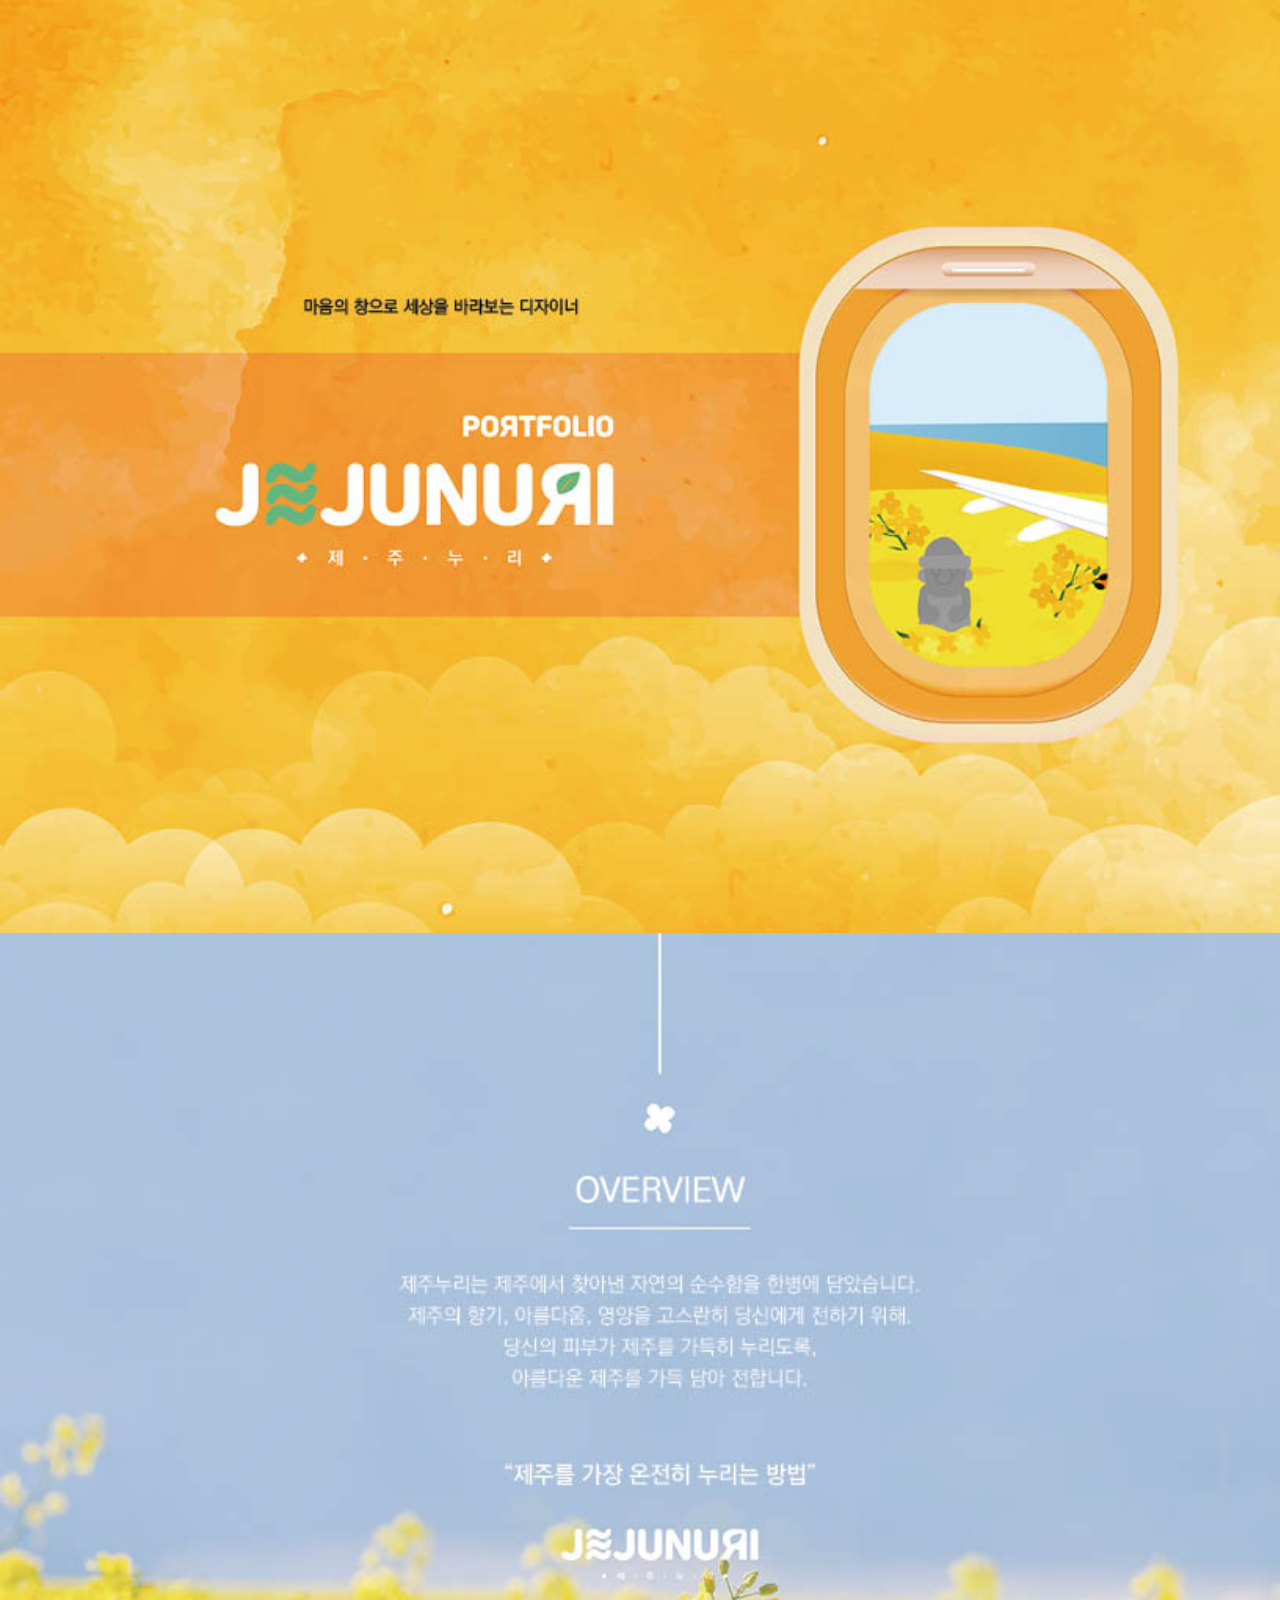
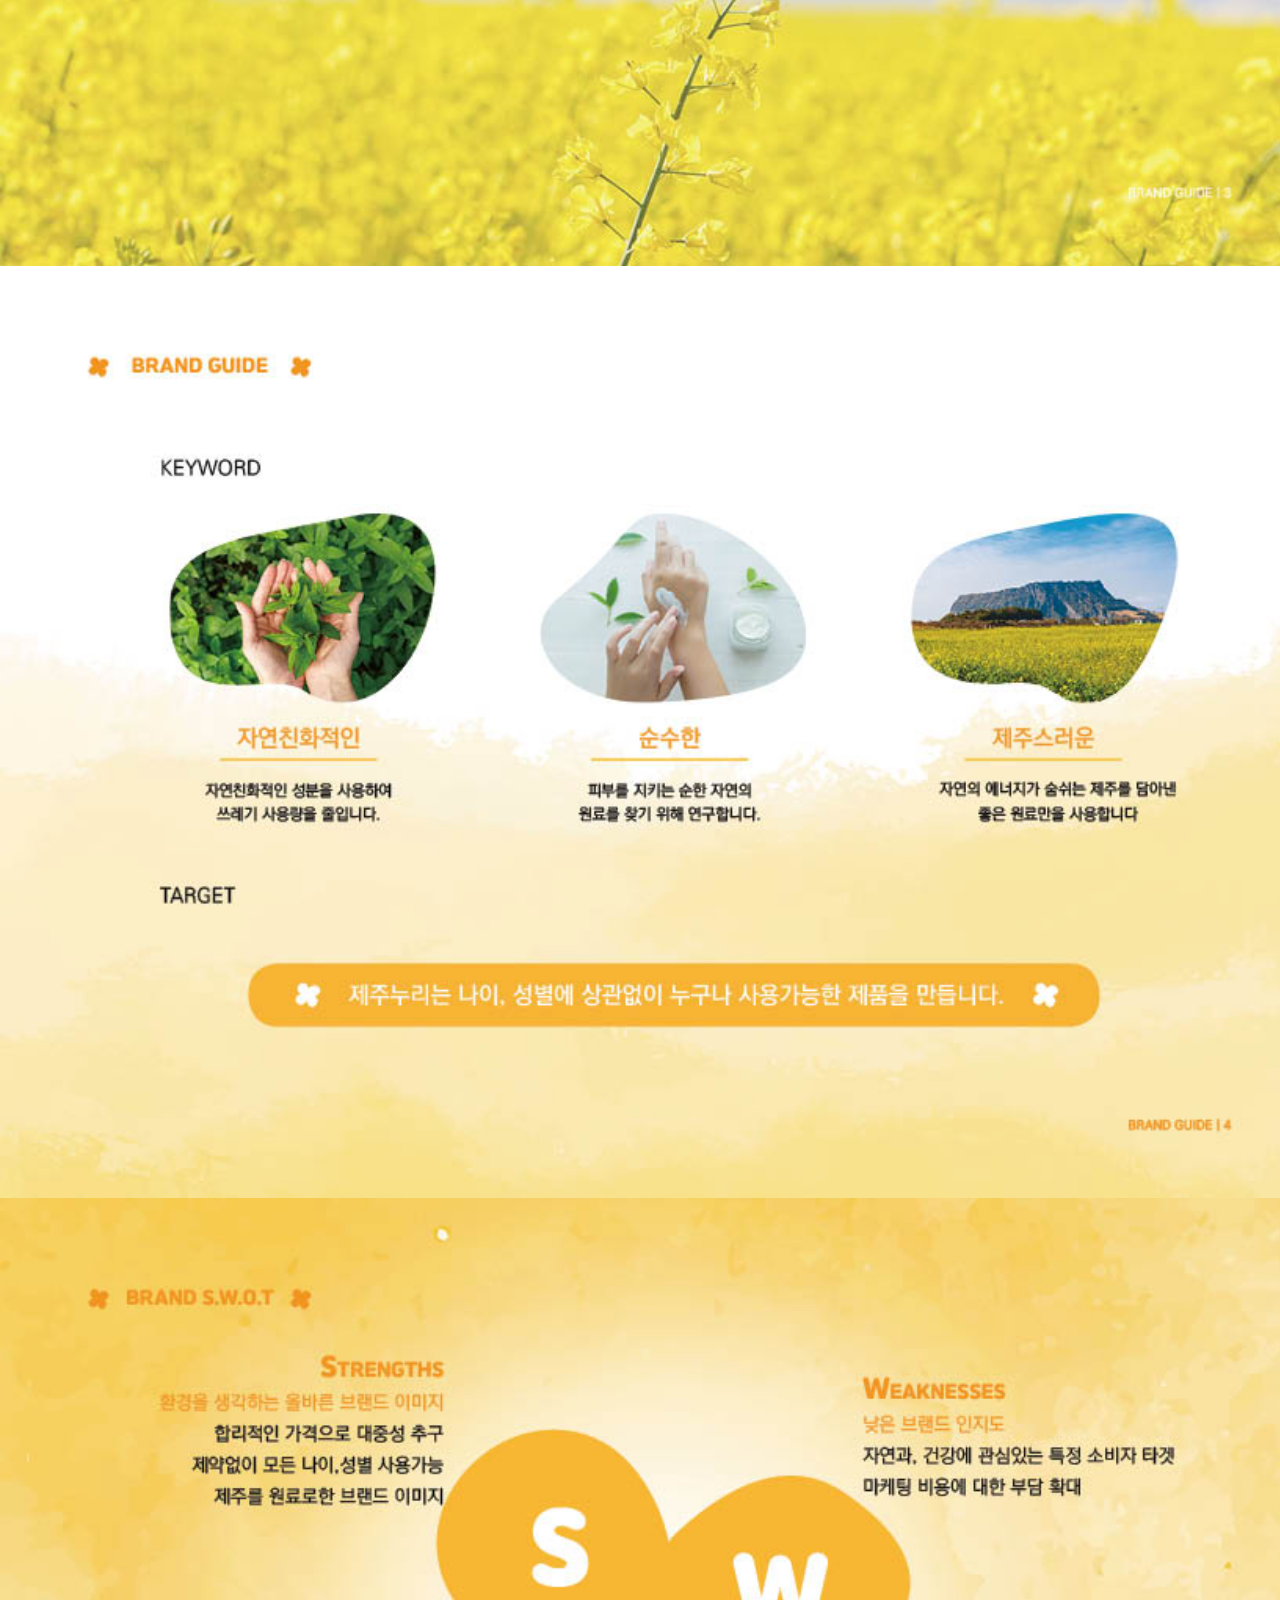
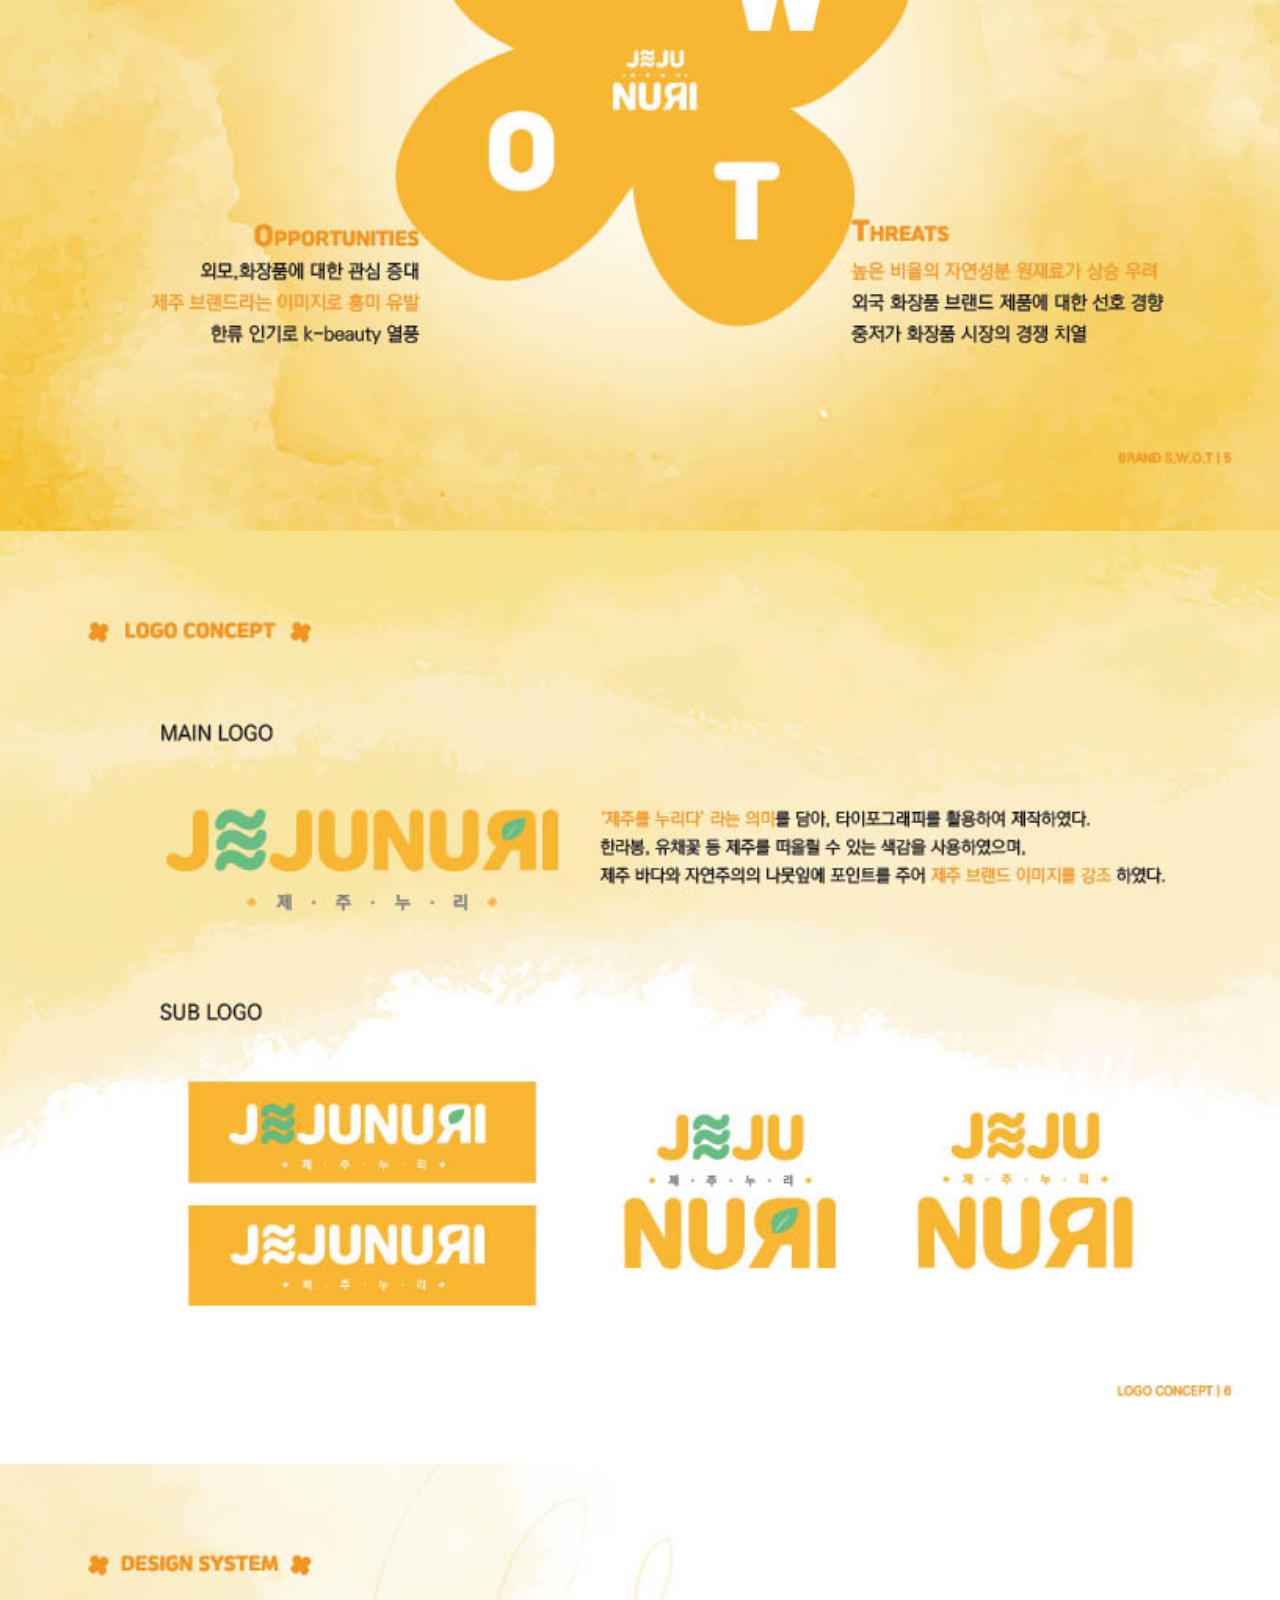
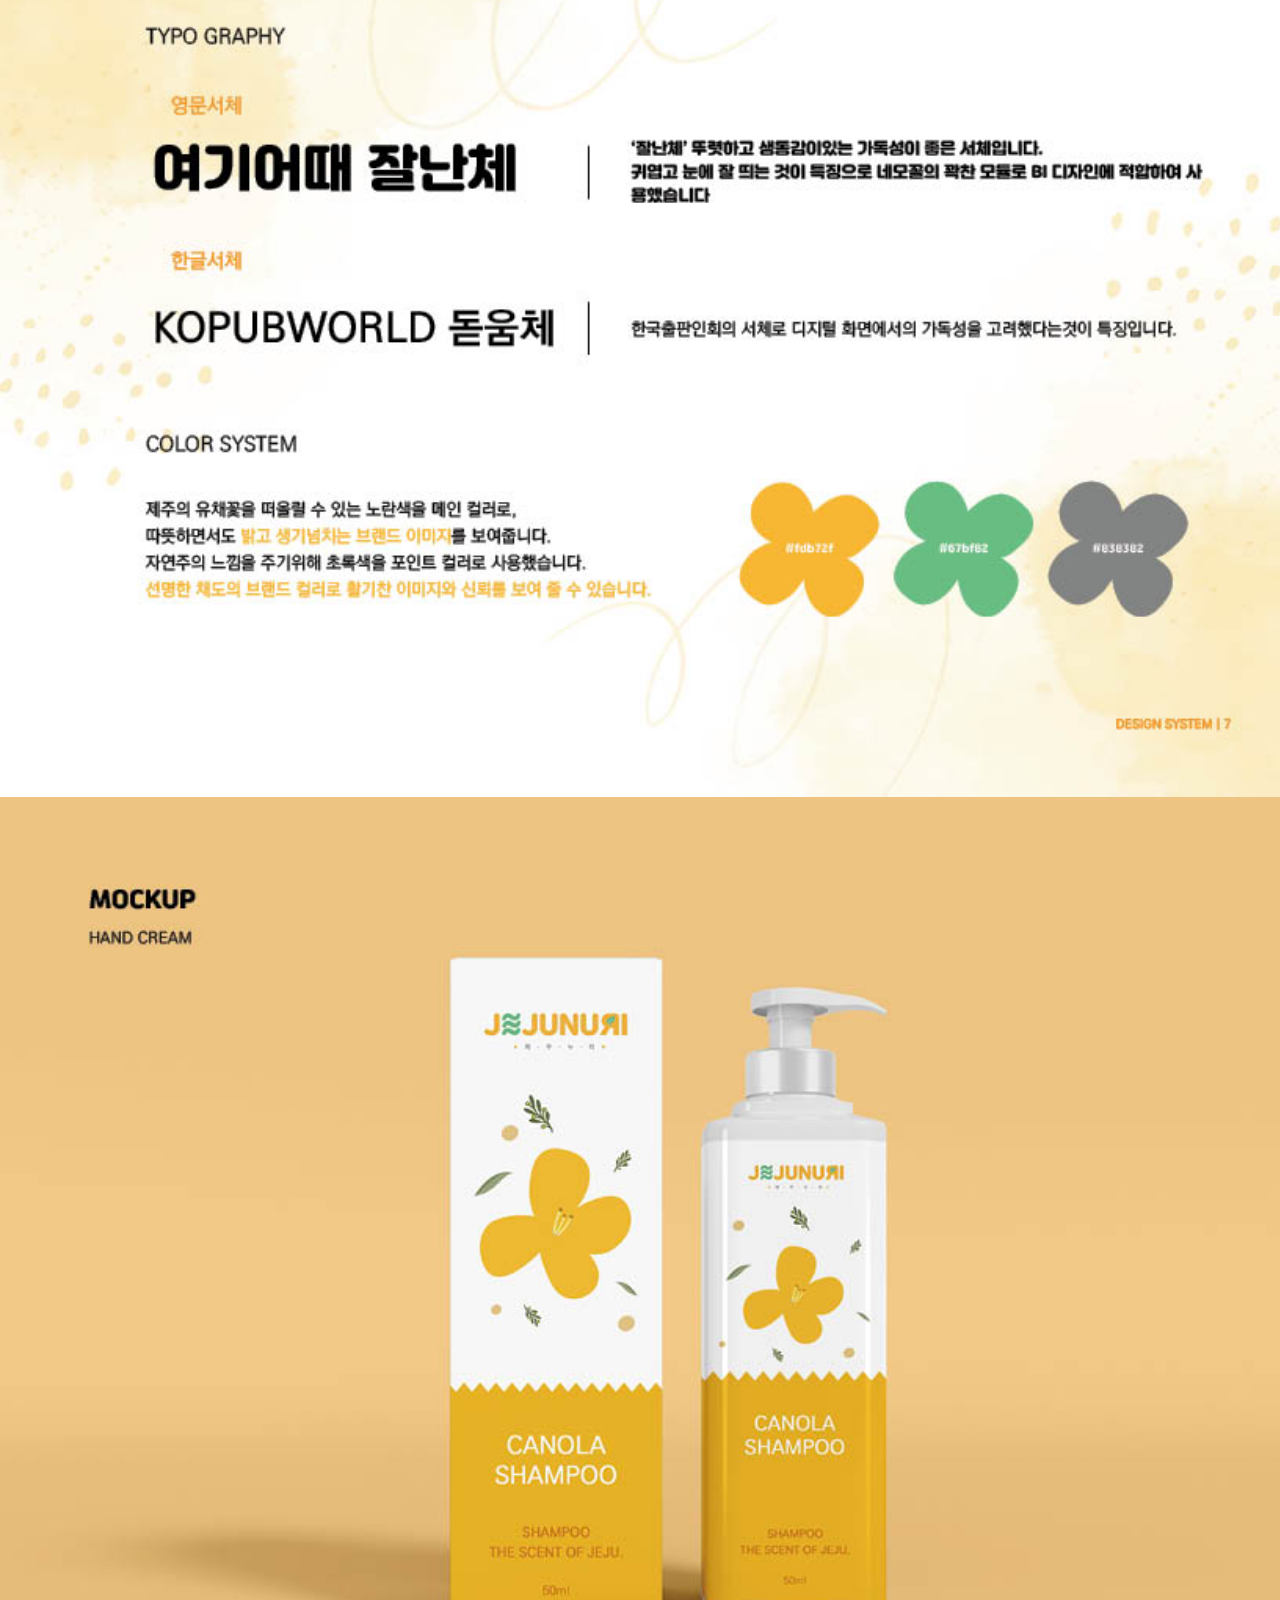
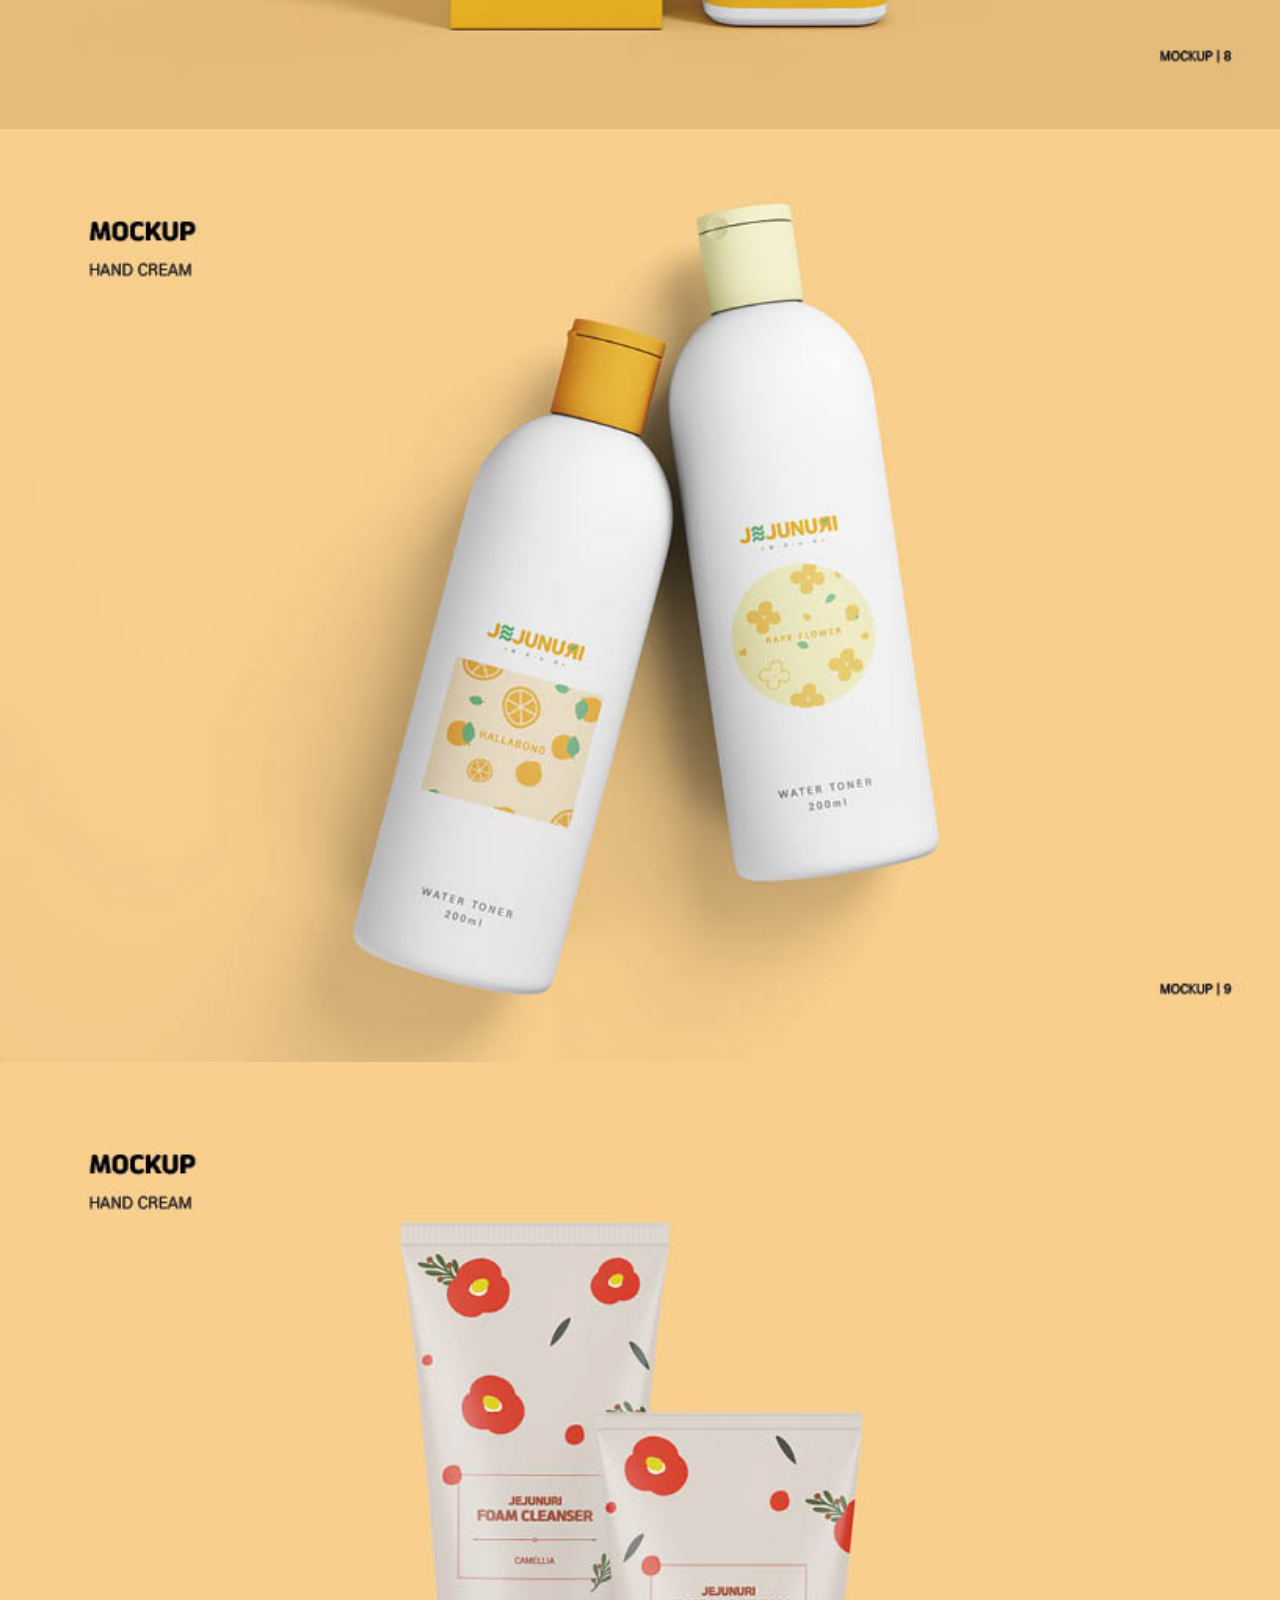
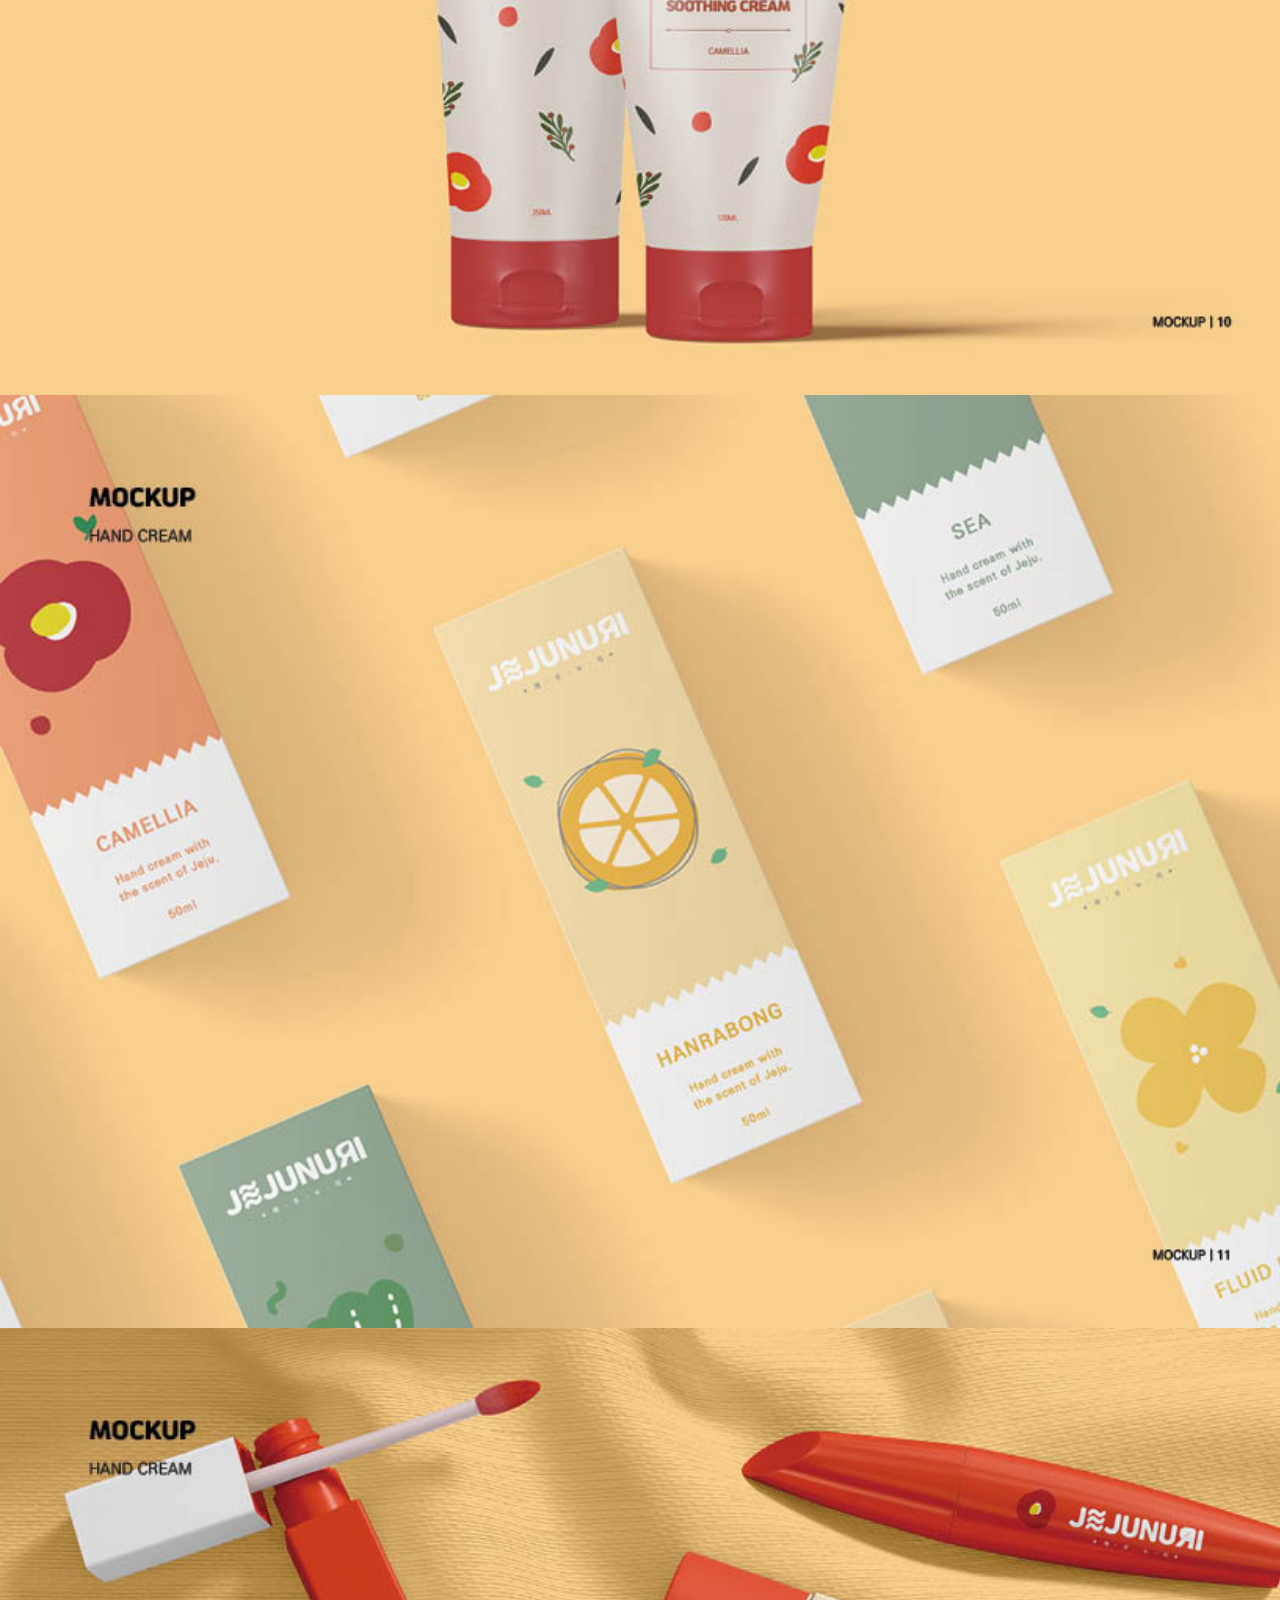
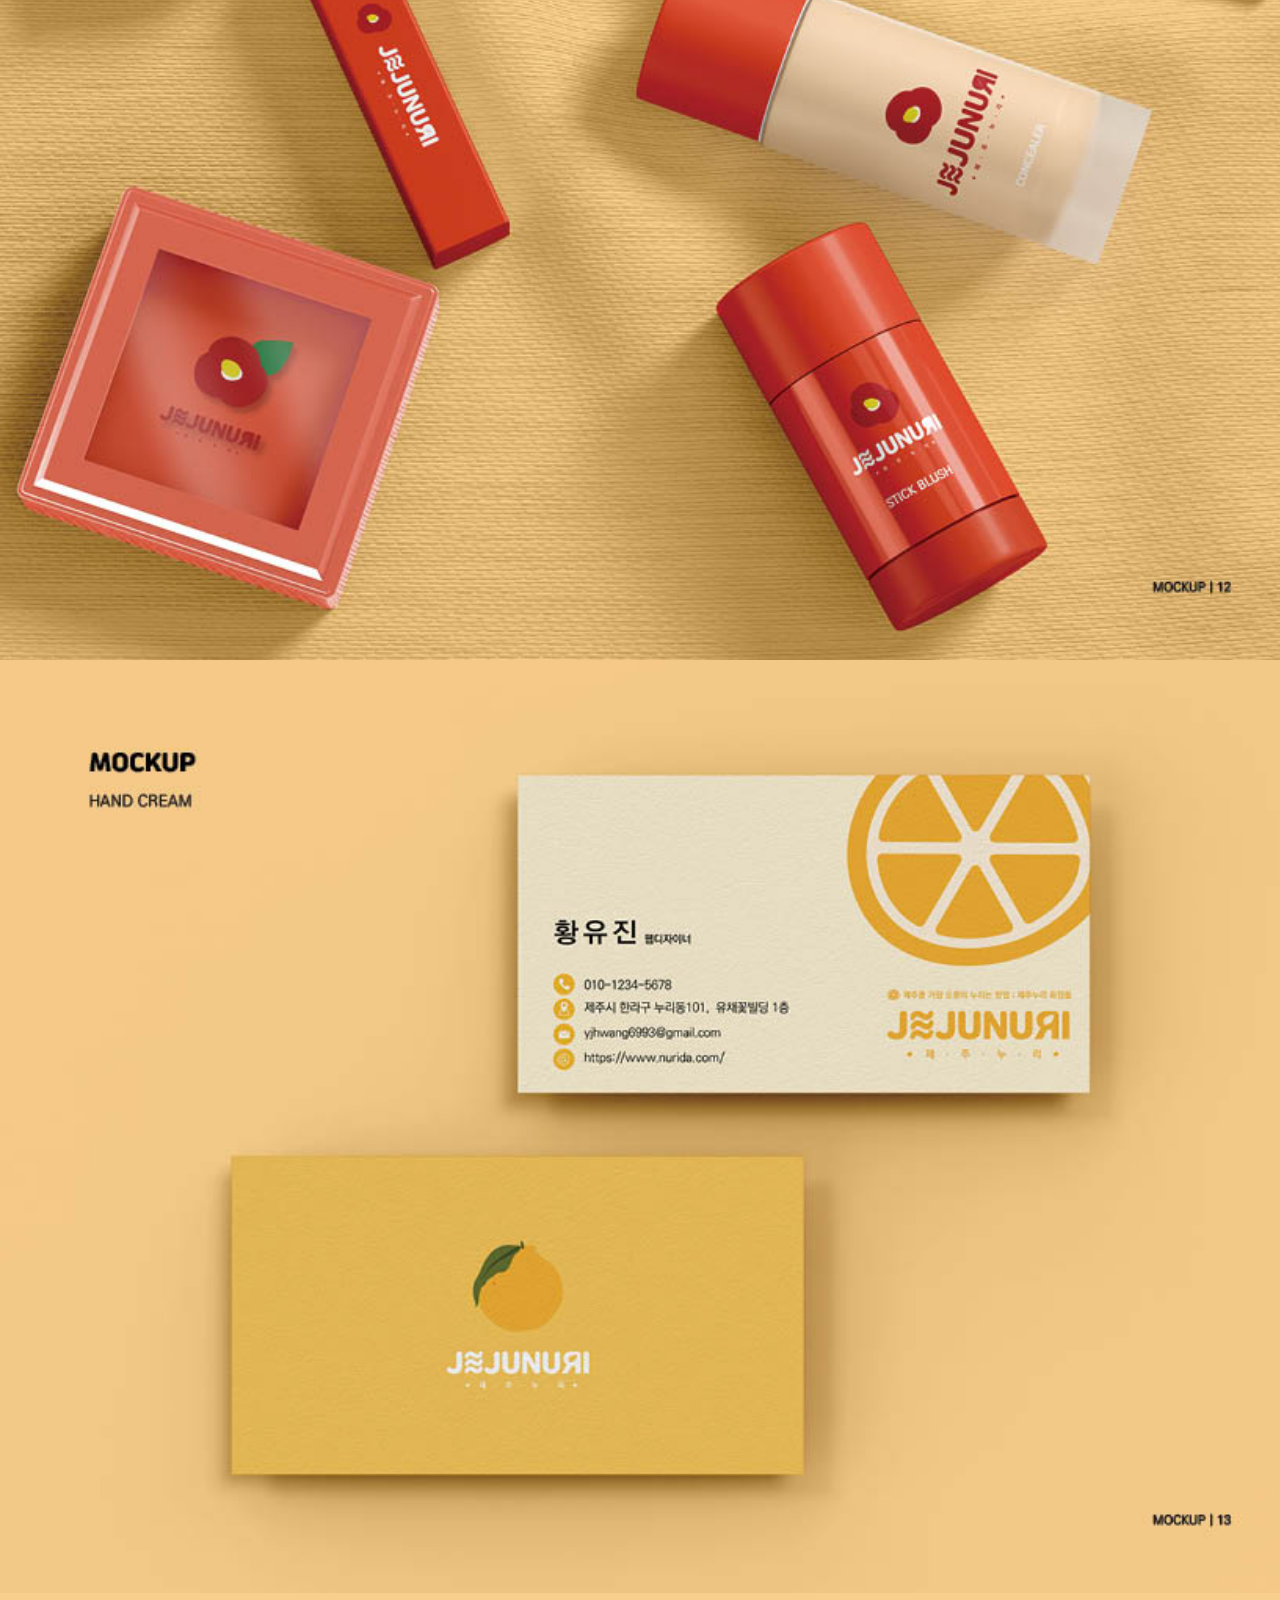
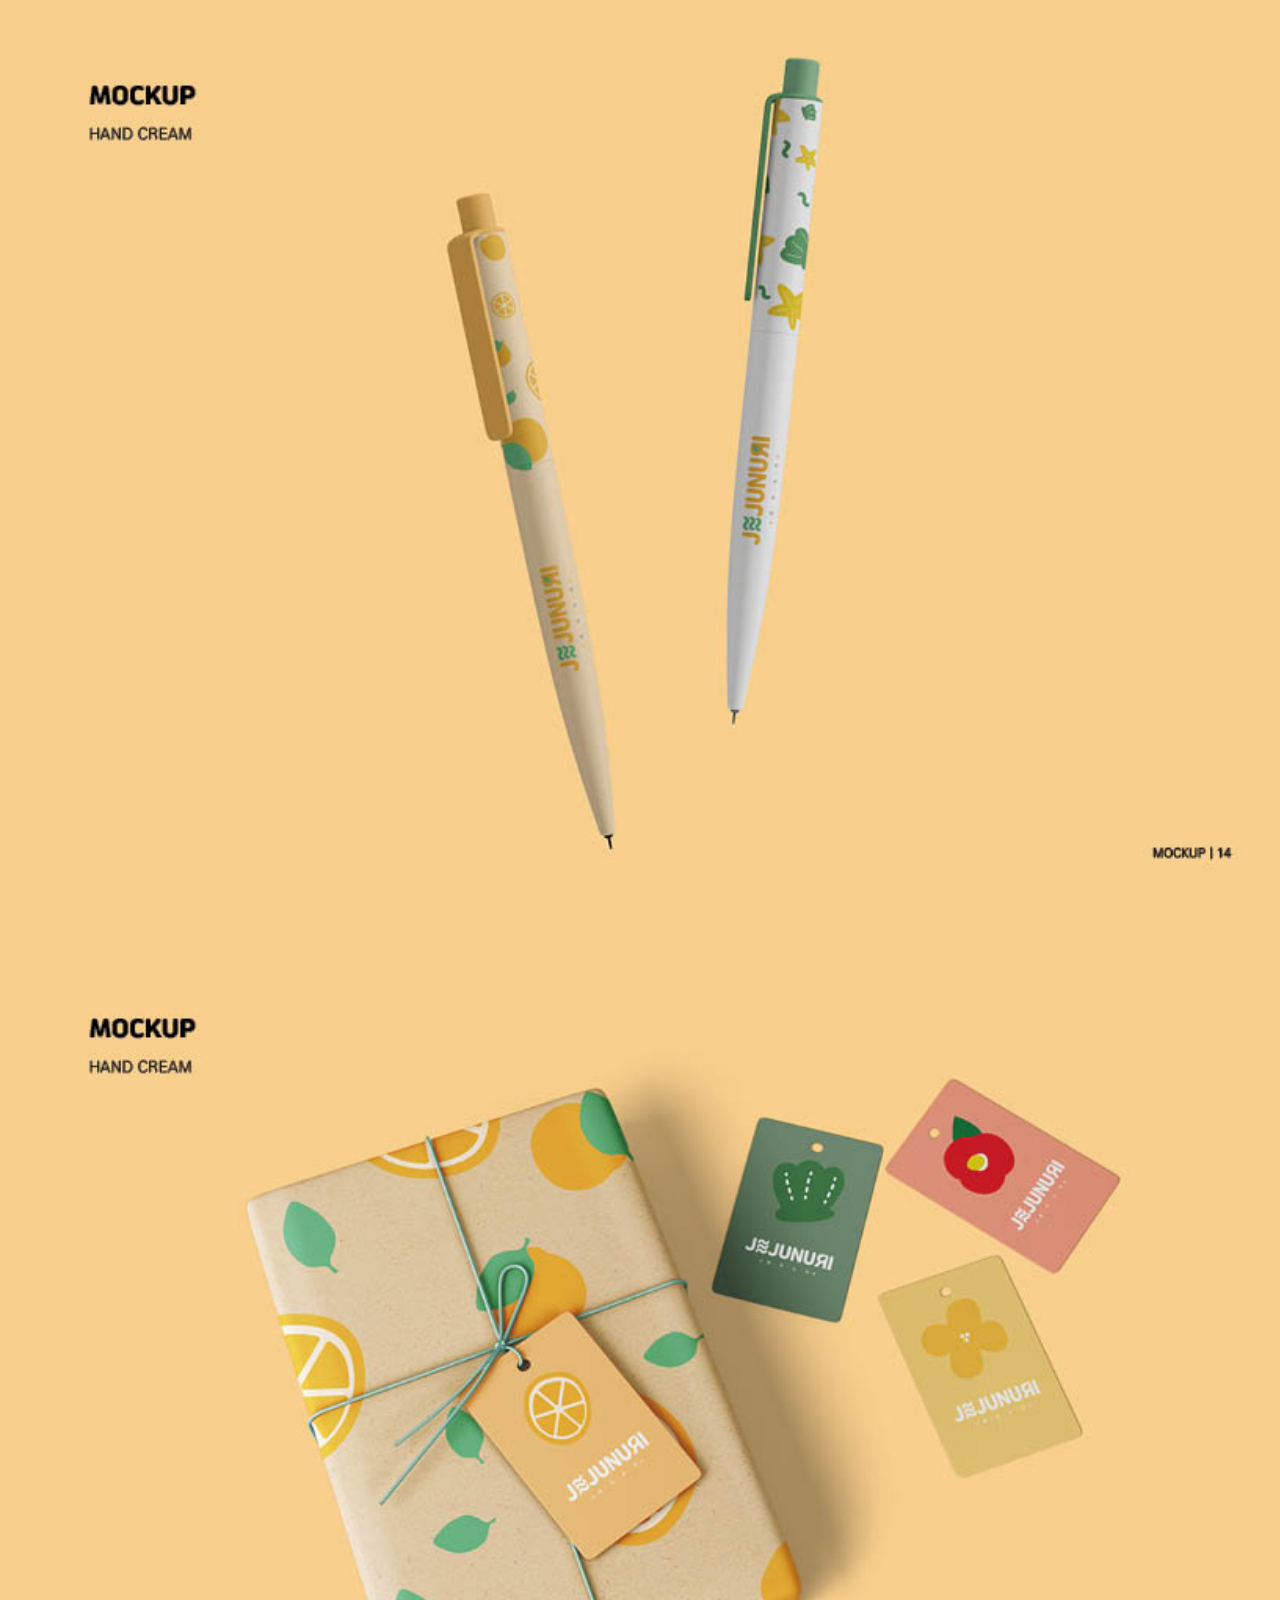
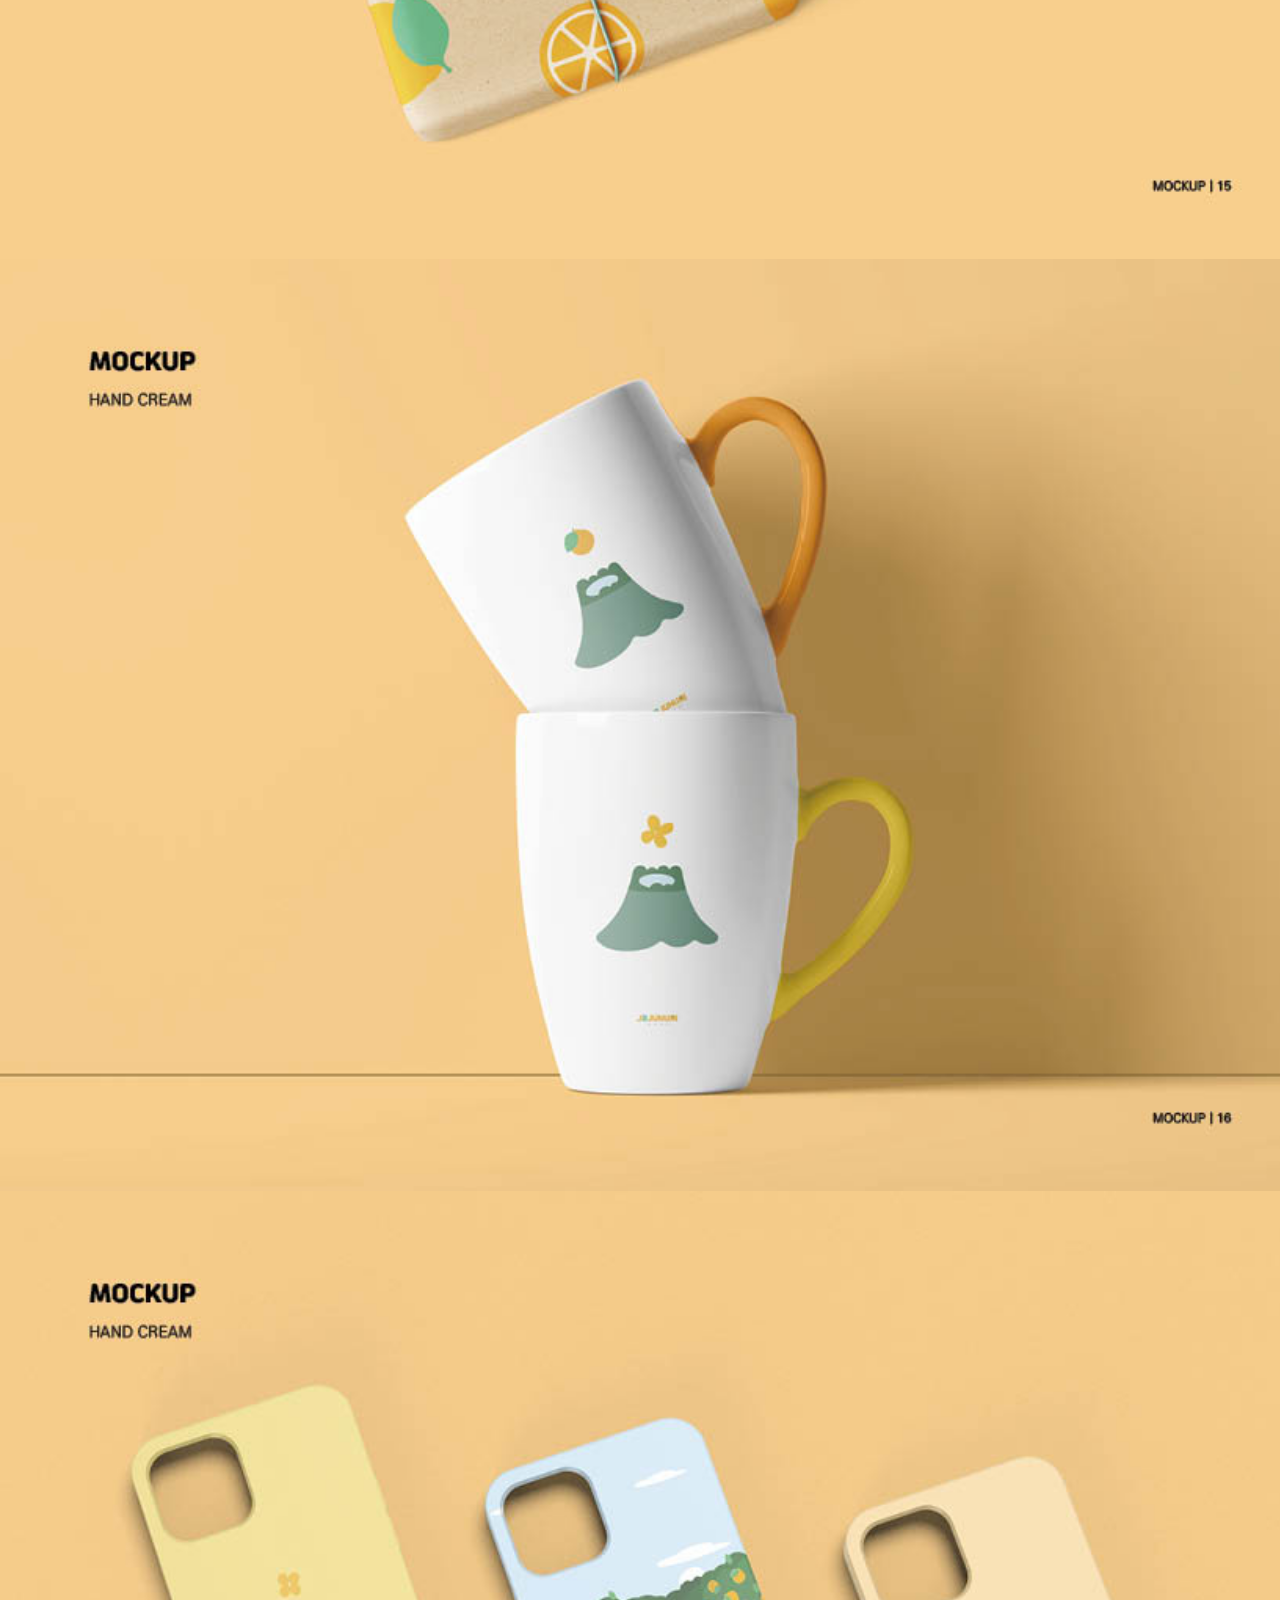
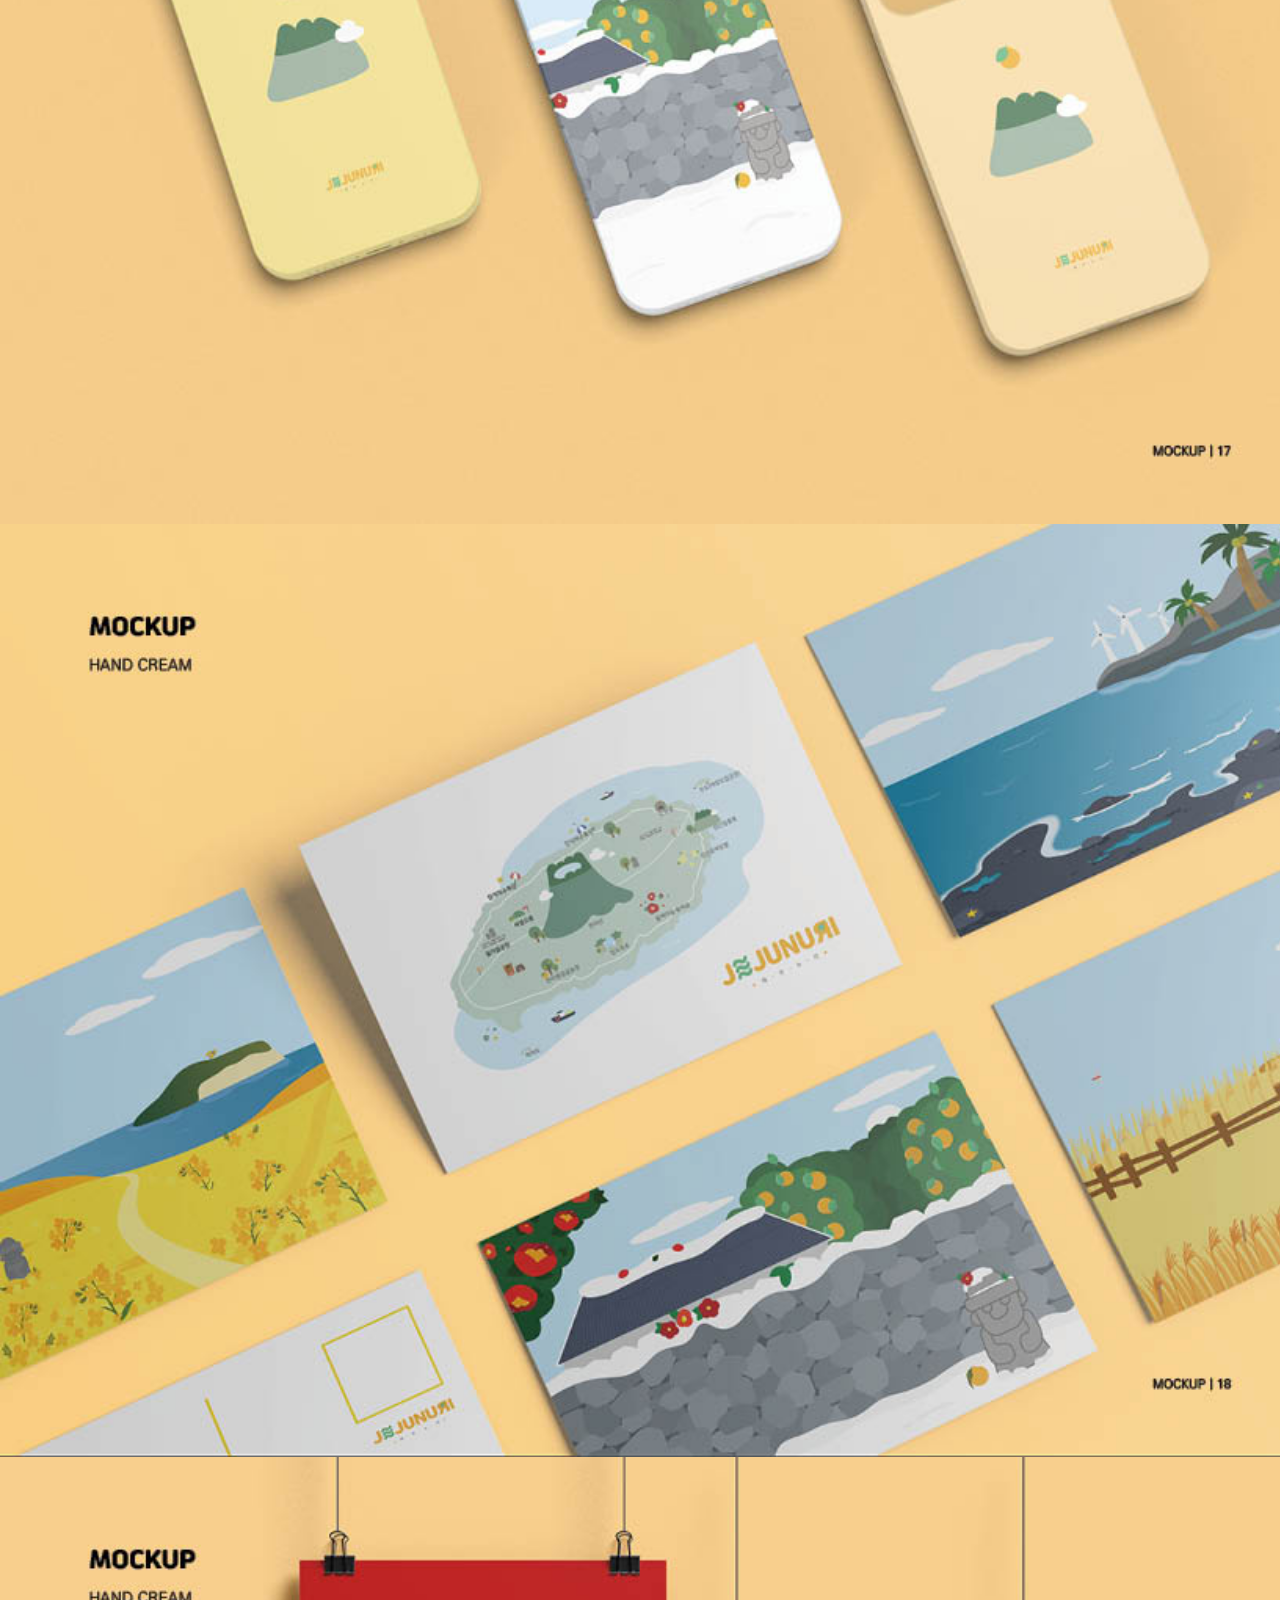
<file: bibx/bibx.html>
<!DOCTYPE html>
<html lang="ko">
<head>
    <meta charset="UTF-8">
    <meta http-equiv="X-UA-Compatible" content="IE=edge">
    <meta name="viewport" content="width=device-width, initial-scale=1.0">
    <title>Document</title>
    <style>
        *{margin: 0; padding: 0;}
        #box{
            width: 1320px; 
            margin: 0 auto;}

            #box img{
                width: 100%;
                overflow: hidden;
                display: block;
            }
    </style>
</head>
<body>

    <div id="box">
        <img src="bibx.jpg" alt="1">
        <img src="bibx2.jpg" alt="2">
        <img src="bibx3.jpg" alt="3">
        <img src="bibx4.jpg" alt="4">
        <img src="bibx5.jpg" alt="5">
        <img src="bibx6.jpg" alt="6">
        <img src="bibx7.jpg" alt="7">
        <img src="bibx8.jpg" alt="8">
        <img src="bibx9.jpg" alt="9">
        <img src="bibx10.jpg" alt="10">
        <img src="bibx11.jpg" alt="11">
        <img src="bibx12.jpg" alt="12">
        <img src="bibx13.jpg" alt="13">
        <img src="bibx14.jpg" alt="14">
        <img src="bibx15.jpg" alt="15">
        <img src="bibx16.jpg" alt="16">
        <img src="bibx17.jpg" alt="17">
        <img src="bibx18.jpg" alt="18">
    </div>
    
</body>
</html>
</file>
